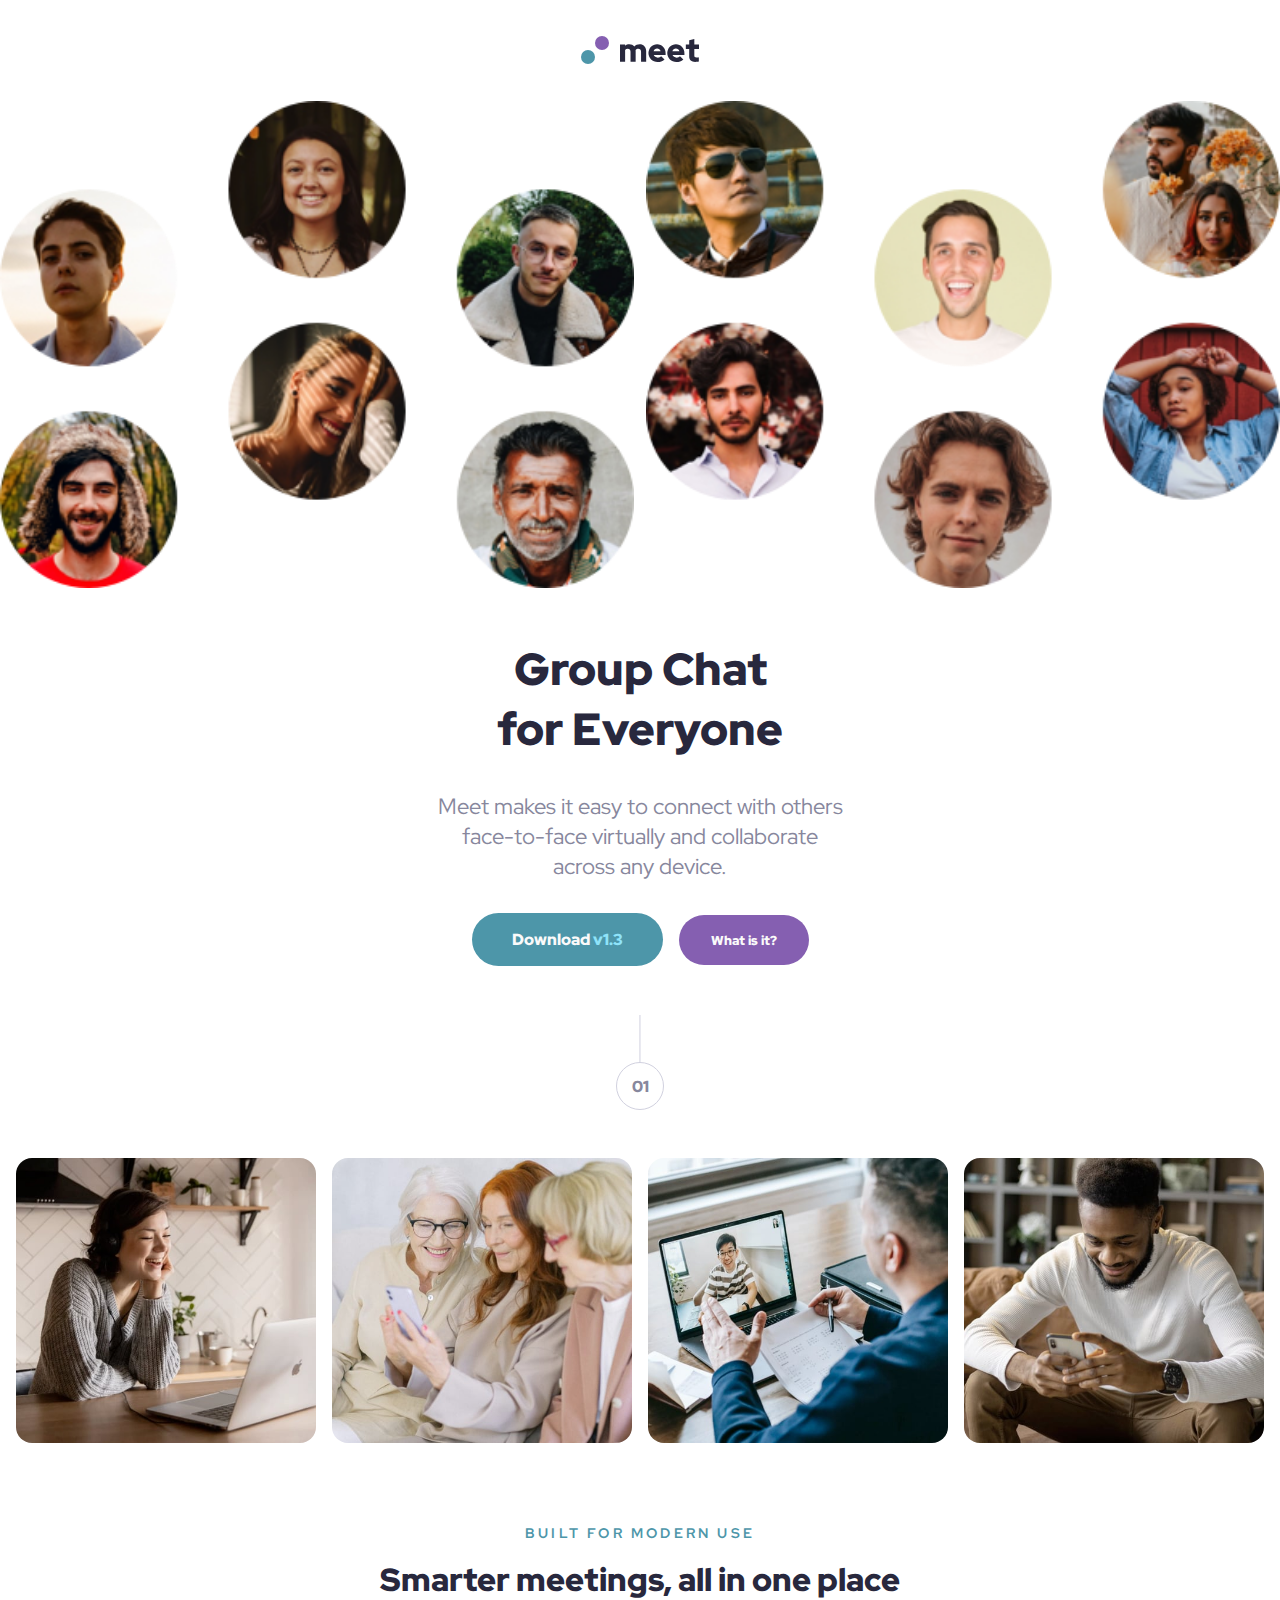
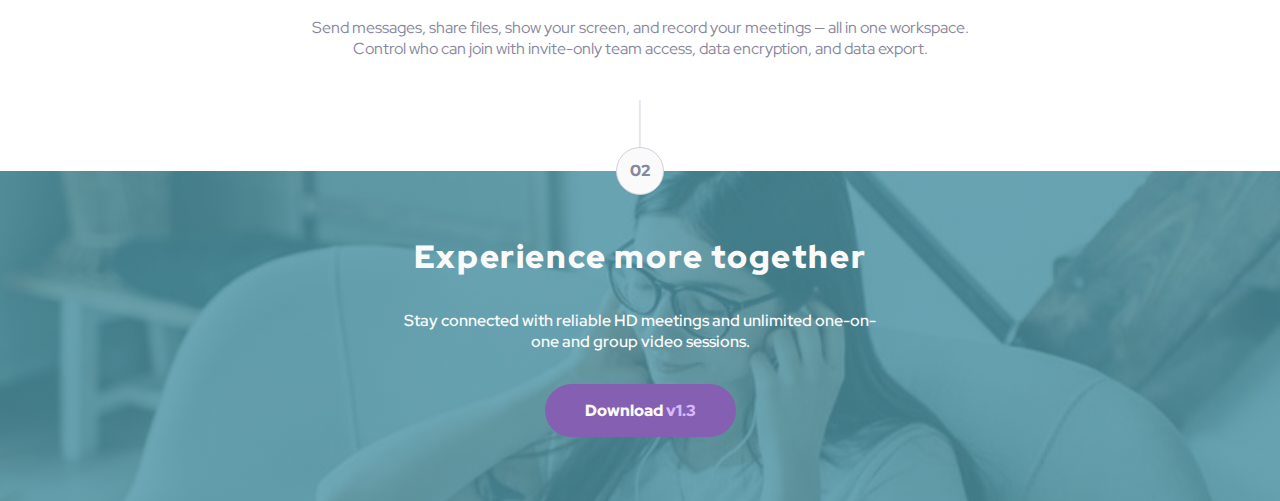
<file: index.html>
<!DOCTYPE html>
<html lang="en">
<head>
  <meta charset="UTF-8">
  <meta name="viewport" content="width=device-width, initial-scale=1.0">

  <link 
  rel="icon" 
  type="image/png" 
  sizes="32x32" 
  href="./starter-code/assets/favicon-32x32.png">
  
  <title>Frontend Mentor | Meet landing page</title>

  <link rel="stylesheet" href="./css/main.css">

  <link rel="preconnect" href="https://fonts.googleapis.com">
  <link rel="preconnect" href="https://fonts.gstatic.com" crossorigin>
  <link href="https://fonts.googleapis.com/css2?family=Red+Hat+Display:ital,wght@0,300..900;1,300..900&display=swap" rel="stylesheet">
</head>

<body>
  <header class="logo">
    <img
    class="logo__img"
    src="./starter-code/assets/logo.svg" 
    alt="Logo">
  </header>

  <main>

    <section class="hero">

      <div class="hero-content">
        <img
        class="content-bg__left" 
        src="./starter-code/assets/desktop/image-hero-left.png" 
        alt="">

        <img
        class="content-bg__right" 
        src="./starter-code/assets/desktop/image-hero-right.png" 
        alt="">

      <div class="wrapper-content">
        <h1 class="content__title">
          Group Chat for Everyone
        </h1>
        <p class="content__text">
          Meet makes it easy to connect with others face-to-face virtually and collaborate across any device.
        </p>

          <div class="content-cta">
            <a class="cta__download" href="#">Download <span>v1.3</span></a>
            <button class="cta__info" type="button">What is it?</button>
          </div>
        </div>
      </div>
    
    </section>

    <section class="info">

      <div class="indicator">
        <div class="circle">
          <span class="number">01</span>
        </div>
      </div>

      <div class="info-gallery">
        <img
          src="./starter-code/assets/desktop/image-woman-in-videocall.jpg" 
          alt="Woman in videocall">

        <img
          src="./starter-code/assets/desktop/image-women-videochatting.jpg" 
          alt="Women in videeochatting">
        
        <img
          src="./starter-code/assets/desktop/image-men-in-meeting.jpg" 
          alt="Men in meeting">

        <img
          src="./starter-code/assets/desktop/image-man-texting.jpg"
          alt="Man texting">
      </div>

      <div class="info-container">
        <h2 class="container__subtitle">Built for modern use</h2>
        <h1 class="container__title">Smarter meetings, all in one place</h1>
        <p class="container__text">
          Send messages, share files, show your screen, and record your meetings — all in one 
          workspace. Control who can join with invite-only team access, data encryption, and data export.
        </p>
      </div>
    </section>
  </main>

  <footer>
    <div class="indicator"></div>
      <div class="circle foot">
        <span class="number">02</span>
      </div>
    </div>

    <div class="footer-description">
      <h1 class="description__title">Experience more together</h1>
      <p class="description__text">
        Stay connected with reliable HD meetings and unlimited one-on-one and group video sessions.
      </p>
      <a class="cta__download featured" href="#">Download <span>v1.3</span></a>
    </div>
  </footer>

</body>
</html>
</file>
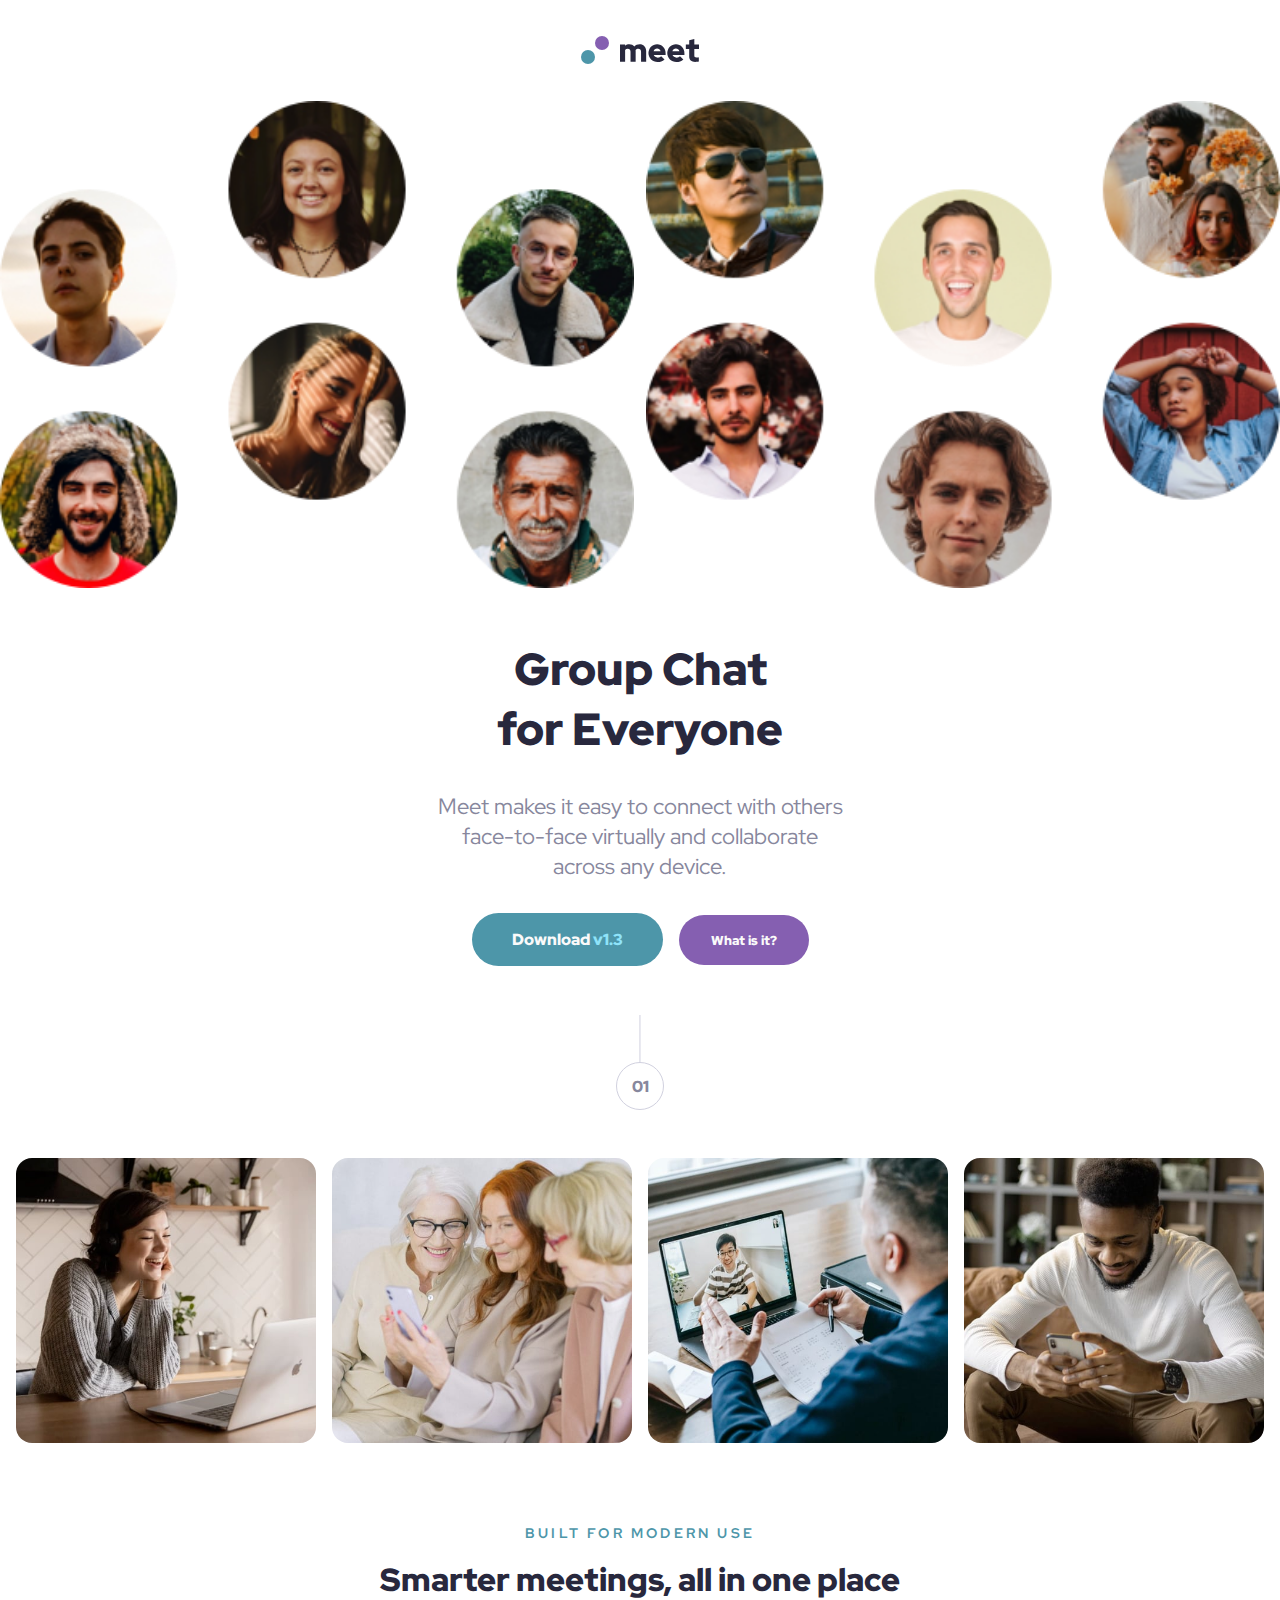
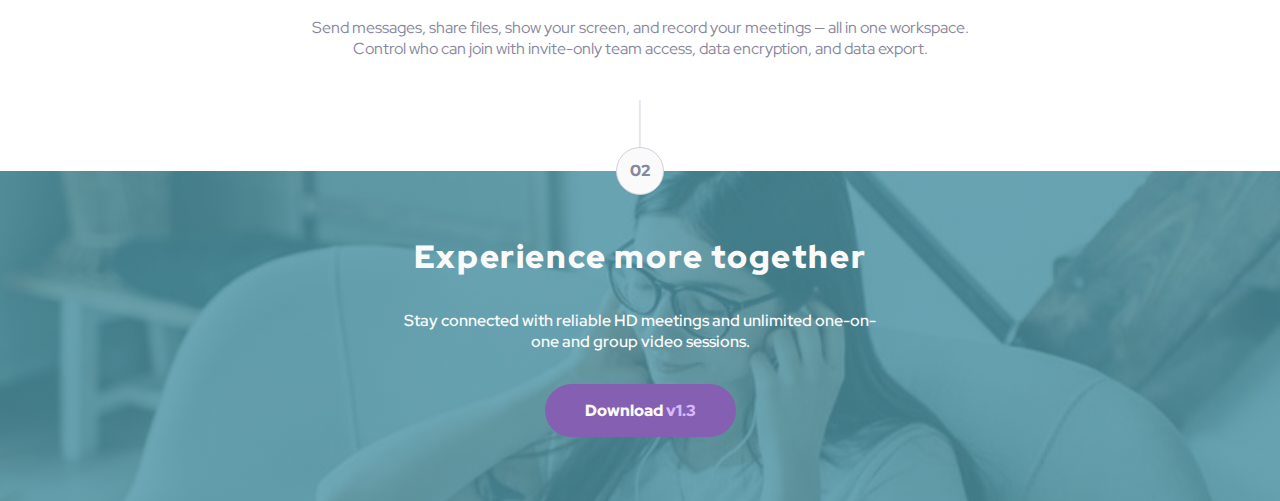
<file: starter-code/index.html>
<!DOCTYPE html>
<html lang="en">
<head>
  <meta charset="UTF-8">
  <meta name="viewport" content="width=device-width, initial-scale=1.0">

  <link rel="icon" type="image/png" sizes="32x32" href="./assets/favicon-32x32.png">
  
  <title>Frontend Mentor | Meet landing page</title>

  <link rel="stylesheet" href="../css/main.css">

  <link rel="preconnect" href="https://fonts.googleapis.com">
  <link rel="preconnect" href="https://fonts.gstatic.com" crossorigin>
  <link href="https://fonts.googleapis.com/css2?family=Red+Hat+Display:ital,wght@0,300..900;1,300..900&display=swap" rel="stylesheet">
</head>

<body>
  <header class="logo">
    <img
    class="logo__img"
    src="./assets/logo.svg" 
    alt="Logo">
  </header>

  <main>

    <section class="hero">

      <div class="hero-content">
        <img
        class="content-bg__left" 
        src="./assets/desktop/image-hero-left.png" 
        alt="">

        <img
        class="content-bg__right" 
        src="./assets/desktop/image-hero-right.png" 
        alt="">

      <div class="wrapper-content">
        <h1 class="content__title">
          Group Chat for Everyone
        </h1>
        <p class="content__text">
          Meet makes it easy to connect with others face-to-face virtually and collaborate across any device.
        </p>

          <div class="content-cta">
            <a class="cta__download" href="#">Download <span>v1.3</span></a>
            <button class="cta__info" type="button">What is it?</button>
          </div>
        </div>
      </div>
    
    </section>

    <section class="info">

      <div class="indicator">
        <div class="circle">
          <span class="number">01</span>
        </div>
      </div>

      <div class="info-gallery">
        <img
          src="./assets/desktop/image-woman-in-videocall.jpg" 
          alt="Woman in videocall">

        <img
          src="./assets/desktop/image-women-videochatting.jpg" 
          alt="Women in videeochatting">
        
        <img
          src="./assets/desktop/image-men-in-meeting.jpg" 
          alt="Men in meeting">

        <img
          src="./assets/desktop/image-man-texting.jpg"
          alt="Man texting">
      </div>

      <div class="info-container">
        <h2 class="container__subtitle">Built for modern use</h2>
        <h1 class="container__title">Smarter meetings, all in one place</h1>
        <p class="container__text">
          Send messages, share files, show your screen, and record your meetings — all in one 
          workspace. Control who can join with invite-only team access, data encryption, and data export.
        </p>
      </div>
    </section>
  </main>

  <footer>
    <div class="indicator"></div>
      <div class="circle foot">
        <span class="number">02</span>
      </div>
    </div>

    <div class="footer-description">
      <h1 class="description__title">Experience more together</h1>
      <p class="description__text">
        Stay connected with reliable HD meetings and unlimited one-on-one and group video sessions.
      </p>
      <a class="cta__download featured" href="#">Download <span>v1.3</span></a>
    </div>
  </footer>

</body>
</html>
</file>
<file: css/main.css>
:root {
  --white: #fafafa;
  --slate-900: #28283d;
  --slate-600: #87879d;
  --slate-300: #d1d1df;
  --purple-600: #855fb1;
  --purple-300: #d9b8ff;
  --cyan-600: #4d96a9;
  --cyan-300: #8fe3f9;
}

* {
  margin: 0;
  padding: 0;
  box-sizing: border-box;
  font-family: "Red Hat Display", sans-serif;
  overflow-wrap: break-word;
}

.logo {
  display: flex;
  min-height: 4rem;
  justify-content: center;
  align-items: end;
}

.hero-content {
  display: grid;
  justify-items: center;
  align-content: center;
  text-align: center;
  grid-template-columns: 1fr 1fr;
  grid-template-areas: 
  "box1 box2"
  "box3 box3";
  padding-top: 2.3rem;
  gap: .8rem;
}

.content-bg__left {
  grid-area: box1;
  max-width: 100%;
}

.content-bg__right {
  grid-area: box2;
  max-width: 100%;
}

.wrapper-content {
  grid-area: box3;
  justify-content: center;
  align-items: center;
  padding-top: 1.4rem;
  display: flex;
  flex-direction: column;
  gap: 2rem;
}

.content__title {
  max-width: 25rem;
  font-size: 2.8rem;
  font-weight: 900;
  color: var(--slate-900);
}

.content__text {
  font-size: 1.4rem;
  padding: 0 1.8rem 0 1.8rem;
  max-width: 31rem;
  overflow-wrap: break-word;
  color: var(--slate-600);
}

.content-cta {
  display: flex;
  flex-direction: column;
  justify-content: center;
  align-items: center;
  gap: 1rem;
  font-weight: 900;
}

.cta__download {
  background-color: var(--cyan-600);
  text-decoration: none;
  color: var(--white);
  padding: 1rem 2.5rem;
  border-radius: 2rem;
}

.cta__download:hover {
  opacity: 80%;
}

.cta__download span {
  color: var(--cyan-300);
}

.cta__info {
  background-color: var(--purple-600);
  color: var(--white);
  border: none;
  font-weight: 900;
  border-radius: 2rem;
  padding: 1rem 2rem;
  cursor: pointer;
}

.cta__info:hover {
  opacity: 80%;
}

.indicator {
  display: flex;
  justify-content: center;
  align-items: center;
  position: relative;
}
  
.circle {
  width: 3rem;
  height: 3rem;
  border-radius: 50%;
  display: flex;
  justify-content: center;
  align-items: center;
  border: 1px solid var(--slate-300);
  position: relative;
}
  
.number {
  font-size: 1rem;
  color: var(--slate-600); 
  font-weight: 900;
}
  
.circle::before {
  content: '';
  position: absolute;
  bottom: 100%; 
  left: 50%;
  transform: translateX(-50%);
  width: .07rem;
  height: 3rem; 
  background-color: var(--slate-300);
} 
  
.info {
  display: flex;
  flex-direction: column;
  padding-top: 6rem;
  gap: 3rem;
}

.info-gallery {
  display: grid;
  grid-template-columns: 1fr 1fr;
  grid-template-rows: 1fr;
  gap: 1rem;
  padding: 0 1rem 0 1rem;
}

.info-gallery > img {
  width: 100%;
  border-radius: 1rem;
}

.info-container {
  display: flex;
  flex-direction: column;
  align-items: center;
  text-align: center;
  padding: 2rem;
  gap: 1rem;
}

.container__subtitle {
  color: var(--cyan-600);
  letter-spacing: .2rem;
  font-size: .9rem;
  text-transform: uppercase;
}

.container__title {
  font-size: 2rem;
  color: var(--slate-900);
  font-weight: 900;
  padding: 0 2rem 0 2rem;
}

.container__text {
  font-size: 1rem;
  text-wrap: balance;
  padding: .6rem .6rem 0 rem;
  min-width: 60%;
  color: var(--slate-600);
}

footer {
  display: flex;
  flex-direction: column;
  align-items: center;
  justify-content: center;
  padding-top: 5rem;
  position: relative;
}

.footer-description {
  background-image: linear-gradient(
    rgba(77, 150, 168, 0.8),
    rgba(77, 150, 168, 0.8)
    ), url(../starter-code/assets/mobile/image-footer.jpg);
  background-size: cover;
  display: flex;
  flex-direction: column;
  align-items: center;
  text-align: center;
  padding: 4rem;
  gap: 2rem;
  color: var(--white);
}

.description__title {
  font-weight: 900;
  letter-spacing: 0.1rem;
}
.description__text {
  font-weight: 600;
}

.featured {
  background-color: var(--purple-600);
  font-weight: 900;
}

.featured span {
  color: var(--purple-300);
}

.foot {
  position: absolute;
  top: 3.5rem;
  background: var(--white);
}

@media (min-width: 768px) {
  .content__title {
    padding-top: 1rem;
    text-wrap: balance;
    max-width: 20rem;
  }

  .content__text {
    max-width: 30rem;
    overflow-wrap: break-word;
  }

  .content-cta {
    flex-direction: row;
  }

  .info-gallery {
    grid-template-columns: repeat(4, 1fr);
  }

  .container__text {
    max-width: 7rem;
  }

  .content-bg__left,
  .content-bg__right {
    min-width: 100%;
  }

  .footer-description {
    background-image: linear-gradient(
    rgba(77, 150, 168, 0.8),
    rgba(77, 150, 168, 0.8)
    ), url(../starter-code/assets/tablet/image-footer.jpg);
    min-width: 100%;
  }

  .description__text {
    max-width: 30rem;
  }
}

@media (min-width: 1440px) {
  .hero-content {
    grid-template-columns: 1fr 1fr 1fr;
    grid-template-areas: 
    "box1 box3 box2";
    padding-bottom: 4rem;
  }

  .content-title {
    font-size: 3.1rem
  }

  .content-text {
    font-size: 1.4rem
  }
  
  .info-container {
    padding-top: 2rem;
    padding-bottom: 6rem;
  }

  .container__text {
    min-width: 50%;
    font-size: 1.2rem;
    padding-top: 1rem;
  }

  .container__title {
    max-width: 35rem;
    font-size: 2.9rem;
  }

  .info-gallery {
    padding: 0 6rem 0 6rem;
  }

  .footer-description {
    background-image: linear-gradient(
    rgba(77, 150, 168, 0.8),
    rgba(77, 150, 168, 0.8)
    ), url(../starter-code/assets/desktop/image-footer.jpg);
    flex-direction: row;
    justify-content: space-between;
    padding: 8rem 6rem 8rem 6rem;
    align-items: center;
    text-align: left;
  }

  .description__title {
    max-width: 20rem;
  }

  .description__text {
    max-width: 20rem;
  }
}
</file>
